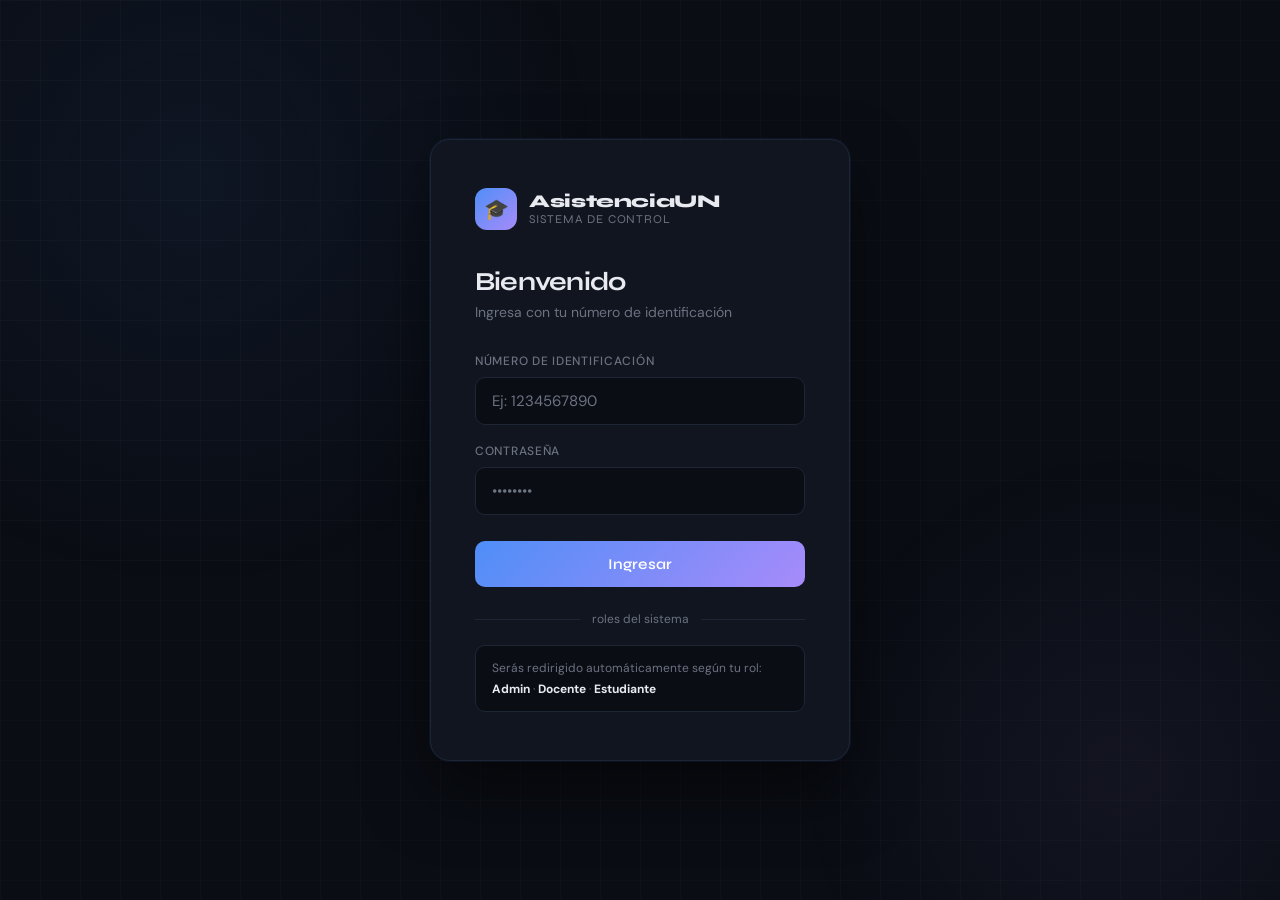
<file: Html+css-proyect/main.html>
<!DOCTYPE html>
<html lang="es">
<head>
  <meta charset="UTF-8" />
  <meta name="viewport" content="width=device-width, initial-scale=1.0"/>
  <title>Asistencia UN — Ingreso</title>
  <link href="https://fonts.googleapis.com/css2?family=Syne:wght@400;600;700;800&family=DM+Sans:wght@300;400;500&display=swap" rel="stylesheet"/>
  <style>
    *, *::before, *::after { box-sizing: border-box; margin: 0; padding: 0; }

    :root {
      --bg: #0a0d14;
      --surface: #111520;
      --border: #1e2535;
      --accent: #4f8ef7;
      --accent2: #a78bfa;
      --text: #e8eaf0;
      --muted: #6b7280;
      --error: #f87171;
      --success: #34d399;
    }

    body {
      background: var(--bg);
      color: var(--text);
      font-family: 'DM Sans', sans-serif;
      min-height: 100vh;
      display: flex;
      align-items: center;
      justify-content: center;
      overflow: hidden;
      position: relative;
    }

    /* Fondo decorativo */
    body::before {
      content: '';
      position: fixed;
      top: -30%;
      left: -20%;
      width: 70vw;
      height: 70vw;
      background: radial-gradient(circle, rgba(79,142,247,0.07) 0%, transparent 65%);
      pointer-events: none;
    }
    body::after {
      content: '';
      position: fixed;
      bottom: -25%;
      right: -15%;
      width: 55vw;
      height: 55vw;
      background: radial-gradient(circle, rgba(167,139,250,0.06) 0%, transparent 65%);
      pointer-events: none;
    }

    .grid-bg {
      position: fixed;
      inset: 0;
      background-image:
        linear-gradient(rgba(255,255,255,0.02) 1px, transparent 1px),
        linear-gradient(90deg, rgba(255,255,255,0.02) 1px, transparent 1px);
      background-size: 40px 40px;
      pointer-events: none;
    }

    .card {
      position: relative;
      z-index: 10;
      background: var(--surface);
      border: 1px solid var(--border);
      border-radius: 20px;
      padding: 48px 44px;
      width: 100%;
      max-width: 420px;
      box-shadow: 0 0 0 1px rgba(79,142,247,0.08), 0 32px 64px rgba(0,0,0,0.5);
      animation: fadeUp 0.5s ease both;
    }

    @keyframes fadeUp {
      from { opacity: 0; transform: translateY(24px); }
      to   { opacity: 1; transform: translateY(0); }
    }

    .logo-area {
      display: flex;
      align-items: center;
      gap: 12px;
      margin-bottom: 36px;
    }

    .logo-icon {
      width: 42px;
      height: 42px;
      background: linear-gradient(135deg, var(--accent), var(--accent2));
      border-radius: 12px;
      display: flex;
      align-items: center;
      justify-content: center;
      font-size: 20px;
    }

    .logo-text {
      font-family: 'Syne', sans-serif;
      font-weight: 800;
      font-size: 18px;
      letter-spacing: -0.02em;
      line-height: 1.1;
    }

    .logo-text span {
      display: block;
      color: var(--muted);
      font-weight: 400;
      font-size: 12px;
      letter-spacing: 0.08em;
      text-transform: uppercase;
      margin-top: 2px;
    }

    h1 {
      font-family: 'Syne', sans-serif;
      font-size: 26px;
      font-weight: 700;
      letter-spacing: -0.03em;
      margin-bottom: 6px;
    }

    .subtitle {
      color: var(--muted);
      font-size: 14px;
      margin-bottom: 32px;
    }

    .field {
      margin-bottom: 18px;
    }

    label {
      display: block;
      font-size: 12px;
      font-weight: 500;
      letter-spacing: 0.06em;
      text-transform: uppercase;
      color: var(--muted);
      margin-bottom: 8px;
    }

    input {
      width: 100%;
      background: var(--bg);
      border: 1px solid var(--border);
      border-radius: 10px;
      padding: 13px 16px;
      color: var(--text);
      font-family: 'DM Sans', sans-serif;
      font-size: 15px;
      outline: none;
      transition: border-color 0.2s, box-shadow 0.2s;
    }

    input:focus {
      border-color: var(--accent);
      box-shadow: 0 0 0 3px rgba(79,142,247,0.12);
    }

    input::placeholder { color: var(--muted); }

    .btn {
      width: 100%;
      padding: 14px;
      background: linear-gradient(135deg, var(--accent), var(--accent2));
      border: none;
      border-radius: 10px;
      color: #fff;
      font-family: 'Syne', sans-serif;
      font-size: 15px;
      font-weight: 600;
      letter-spacing: 0.01em;
      cursor: pointer;
      margin-top: 8px;
      position: relative;
      overflow: hidden;
      transition: opacity 0.2s, transform 0.15s;
    }

    .btn:hover { opacity: 0.92; transform: translateY(-1px); }
    .btn:active { transform: translateY(0); }
    .btn:disabled { opacity: 0.5; cursor: not-allowed; transform: none; }

    .btn .spinner {
      display: none;
      width: 18px;
      height: 18px;
      border: 2px solid rgba(255,255,255,0.3);
      border-top-color: #fff;
      border-radius: 50%;
      animation: spin 0.7s linear infinite;
      margin: 0 auto;
    }
    .btn.loading .btn-text { display: none; }
    .btn.loading .spinner { display: block; }

    @keyframes spin { to { transform: rotate(360deg); } }

    .alert {
      display: none;
      padding: 12px 16px;
      border-radius: 10px;
      font-size: 13px;
      margin-top: 16px;
      align-items: center;
      gap: 8px;
    }
    .alert.error  { display: flex; background: rgba(248,113,113,0.1); border: 1px solid rgba(248,113,113,0.25); color: var(--error); }
    .alert.success{ display: flex; background: rgba(52,211,153,0.1); border: 1px solid rgba(52,211,153,0.25); color: var(--success); }

    .divider {
      display: flex;
      align-items: center;
      gap: 12px;
      margin: 24px 0 18px;
      color: var(--muted);
      font-size: 12px;
    }
    .divider::before, .divider::after {
      content: '';
      flex: 1;
      height: 1px;
      background: var(--border);
    }

    .role-hint {
      background: var(--bg);
      border: 1px solid var(--border);
      border-radius: 10px;
      padding: 12px 16px;
      font-size: 12px;
      color: var(--muted);
      line-height: 1.7;
    }
    .role-hint strong { color: var(--text); }
  </style>
</head>
<body>
  <div class="grid-bg"></div>

  <div class="card">
    <div class="logo-area">
      <div class="logo-icon">🎓</div>
      <div class="logo-text">
        AsistenciaUN
        <span>Sistema de Control</span>
      </div>
    </div>

    <h1>Bienvenido</h1>
    <p class="subtitle">Ingresa con tu número de identificación</p>

    <div class="field">
      <label for="numberId">Número de identificación</label>
      <input
        id="numberId"
        type="text"
        placeholder="Ej: 1234567890"
        autocomplete="username"
      />
    </div>

    <div class="field">
      <label for="password">Contraseña</label>
      <input
        id="password"
        type="password"
        placeholder="••••••••"
        autocomplete="current-password"
      />
    </div>

    <button class="btn" id="loginBtn" onclick="doLogin()">
      <span class="btn-text">Ingresar</span>
      <div class="spinner"></div>
    </button>

    <div class="alert" id="alertMsg"></div>

    <div class="divider">roles del sistema</div>
    <div class="role-hint">
      Serás redirigido automáticamente según tu rol:<br>
      <strong>Admin</strong> · <strong>Docente</strong> · <strong>Estudiante</strong>
    </div>
  </div>

  <script>
    // ─── CONFIGURACIÓN ───────────────────────────────────────────────
    const API_BASE = 'http://localhost:8080';  // Cambia si tu backend corre en otro puerto
    // ─────────────────────────────────────────────────────────────────

    const input = document.getElementById('password');
    input.addEventListener('keydown', e => { if (e.key === 'Enter') doLogin(); });
    document.getElementById('numberId').addEventListener('keydown', e => { if (e.key === 'Enter') doLogin(); });

    function showAlert(msg, type) {
      const el = document.getElementById('alertMsg');
      el.textContent = msg;
      el.className = 'alert ' + type;
    }

    function decodeToken(token) {
      // JWT tiene 3 partes separadas por '.'
      // La segunda (payload) está en Base64
      try {
        const payload = token.split('.')[1];
        // Base64url → Base64 estándar
        const base64 = payload.replace(/-/g, '+').replace(/_/g, '/');
        return JSON.parse(atob(base64));
      } catch (e) {
        return null;
      }
    }

    function getRoleRedirect(role) {
      // El JWT guarda el rol como "ROLE_ADMIN", "ROLE_DOCENTE", "ROLE_ESTUDIANTE"
      if (!role) return null;
      const r = role.toUpperCase();
      if (r.includes('ADMIN'))      return 'admin.html';
      if (r.includes('DOCENTE'))    return 'docente.html';
      if (r.includes('ESTUDIANTE')) return 'estudiante.html';
      return null;
    }

    async function doLogin() {
      const numberId = document.getElementById('numberId').value.trim();
      const password = document.getElementById('password').value;
      const btn = document.getElementById('loginBtn');

      if (!numberId || !password) {
        showAlert('Por favor completa todos los campos.', 'error');
        return;
      }

      btn.classList.add('loading');
      btn.disabled = true;

      try {
        const res = await fetch(`${API_BASE}/api/auth/login`, {
          method: 'POST',
          headers: { 'Content-Type': 'application/json' },
          body: JSON.stringify({ numberId, password })
        });

        const text = await res.text();  // El backend devuelve el token como texto plano

        if (!res.ok) {
          showAlert(text || 'Credenciales incorrectas.', 'error');
          return;
        }

        // Guardar token en localStorage
        localStorage.setItem('token', text);

        // Decodificar para obtener el rol y el nombre
        const payload = decodeToken(text);
        if (payload) {
          localStorage.setItem('role', payload.role || '');
          localStorage.setItem('name', payload.name || '');
          localStorage.setItem('numberId', payload.sub || '');
        }

        showAlert('¡Acceso correcto! Redirigiendo...', 'success');

        // Redirigir según rol
        setTimeout(() => {
          const destino = getRoleRedirect(payload?.role);
          if (destino) {
            window.location.href = destino;
          } else {
            showAlert('Rol no reconocido: ' + payload?.role, 'error');
          }
        }, 900);

      } catch (err) {
        showAlert('No se pudo conectar con el servidor. ¿Está corriendo el backend?', 'error');
      } finally {
        btn.classList.remove('loading');
        btn.disabled = false;
      }
    }
  </script>
</body>
</html>
</file>
